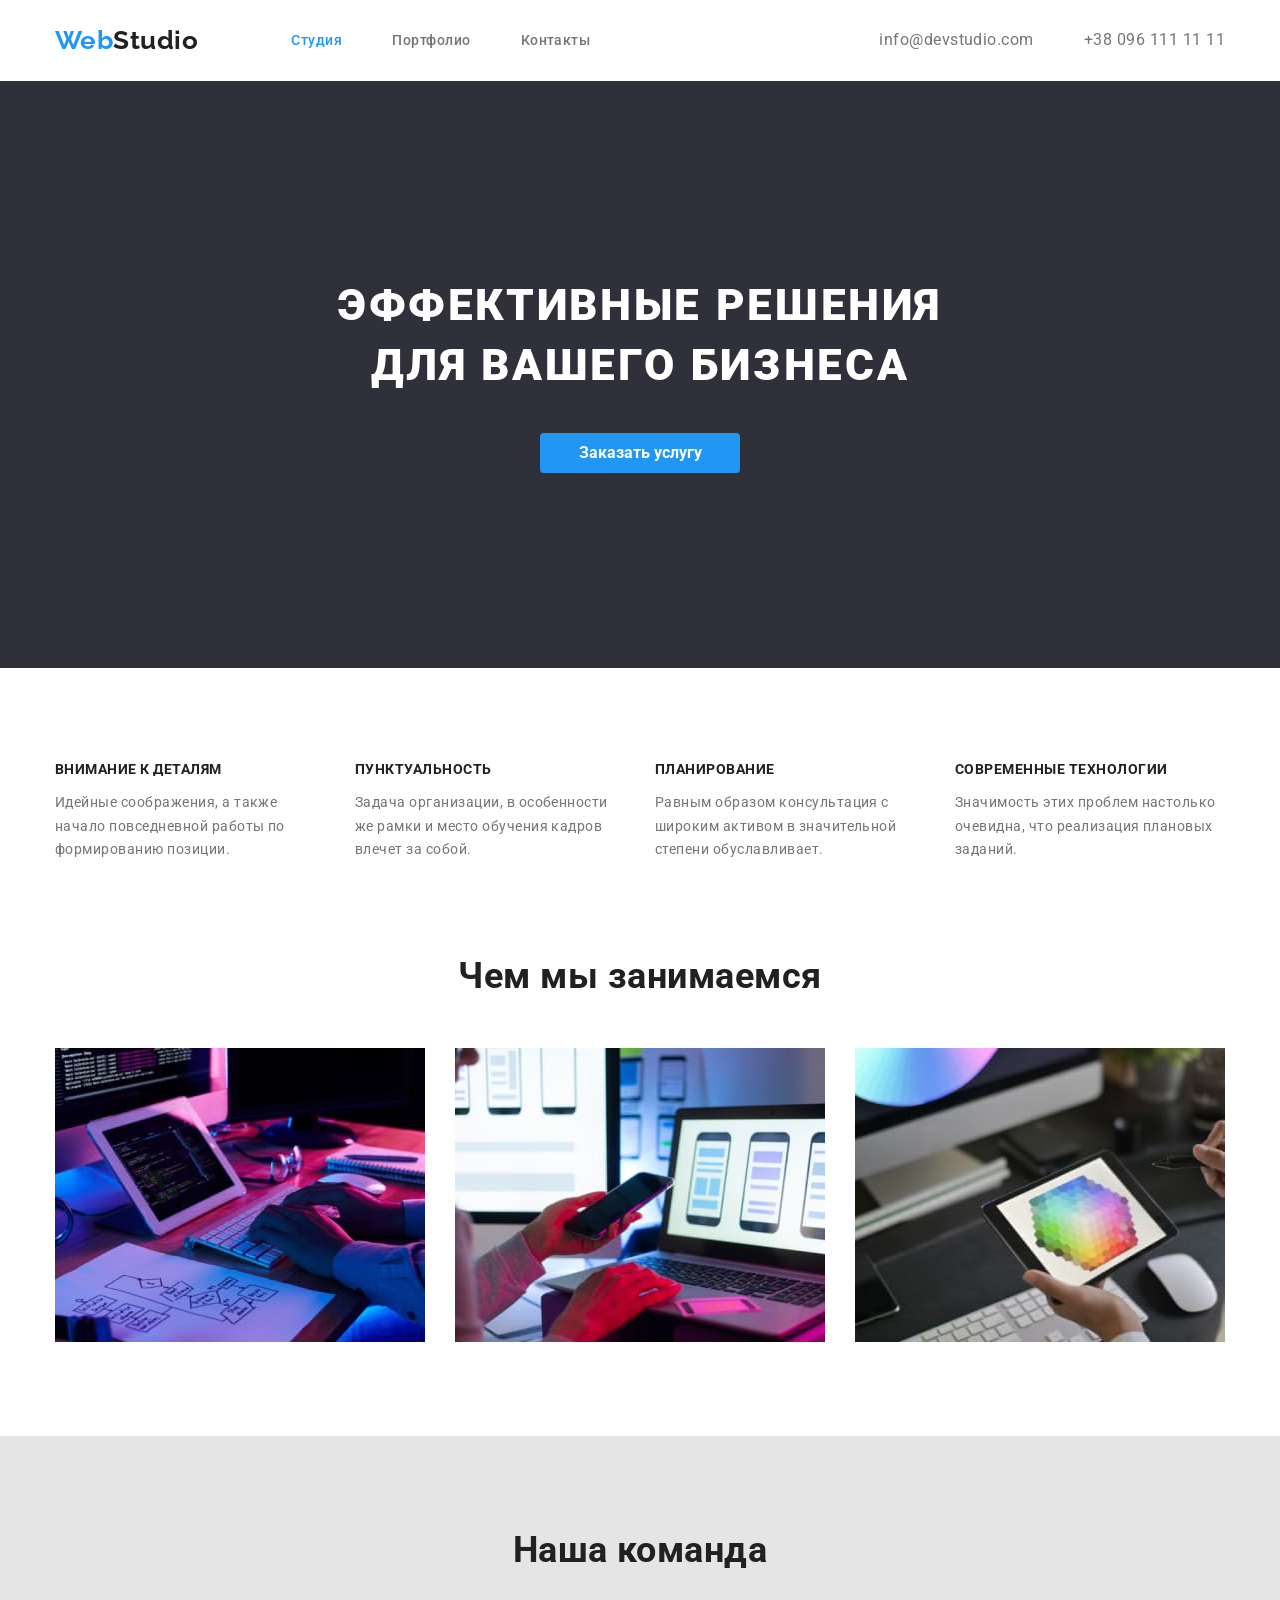
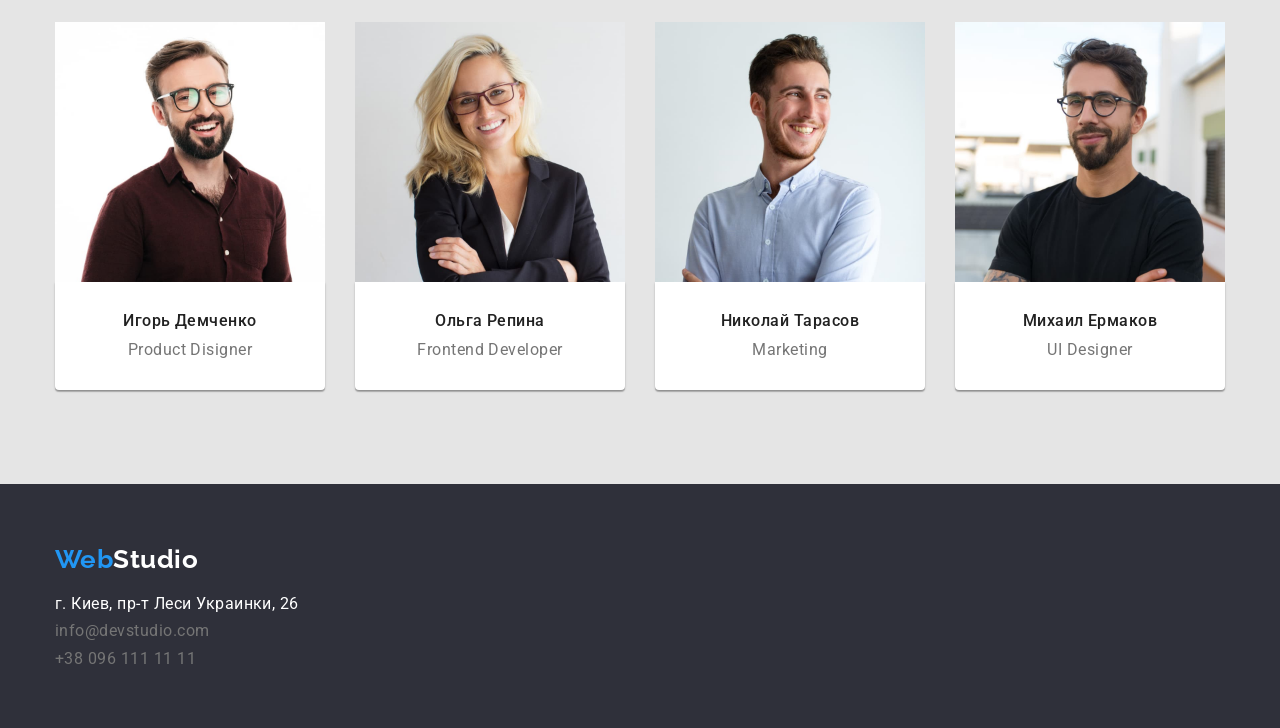
<file: index.html>
<!DOCTYPE html>
<html lang="en">
  <head>
    <meta charset="UTF-8" />
    <meta http-equiv="X-UA-Compatible" content="IE=edge" />
    <meta name="viewport" content="width=device-width, initial-scale=1.0" />
    <title>Document</title>
    <link
      href="https://fonts.googleapis.com/css2?family=Raleway:wght@700;900&family=Roboto:wght@400;500;700&display=swap"
      rel="stylesheet"
    />
    <link
      rel="stylesheet"
      href="https://cdnjs.cloudflare.com/ajax/libs/modern-normalize/1.1.0/modern-normalize.min.css"
    />
    <link rel="stylesheet" href="./css/styles.css" />
  </head>
  <body>
    <header class="header">
      <div class="container">
        <nav class="navigation">
          <a href="" class="logo">Web<span class="header-accent">Studio</span></a>

          <ul class="site-nav">
            <li class="item"><a href="/index.html" class="link curren">Студия</a></li>
            <li class="item"><a href="./portfolio.html" class="link">Портфолио</a></li>
            <li class="item"><a href="" class="link">Контакты</a></li>
          </ul>
        </nav>
        <ul class="contact">
          <li class="item"><a href="" class="link">info@devstudio.com</a></li>
          <li class="item"><a href="" class="link">+38 096 111 11 11</a></li>
        </ul>
      </div>
    </header>
    <!--Вложен тег Div для будущего баннера-->
    <main>
      <section class="hero section">
        <div class="container">
          <h1 class="hero-title">
            <!--тег br, переносит последующие слова ниже -->
            ЭФФЕКТИВНЫЕ РЕШЕНИЯ <br />
            ДЛЯ ВАШЕГО БИЗНЕСА
          </h1>
          <button type="button" class="pramary button">Заказать услугу</button>
        </div>
      </section>

      <section class="section feature">
        <div class="container">
          <!-- <h2 class="section-title">Наш подход</h2> -->
          <ul class="feature-list">
            <li class="item">
              <h3 class="title">Внимание к деталям</h3>
              <p class="text">
                Идейные соображения, а также начало повседневной работы по формированию позиции.
              </p>
            </li>
            <li class="item">
              <h3 class="title">Пунктуальность</h3>
              <p class="text">
                Задача организации, в особенности же рамки и место обучения кадров влечет за собой.
              </p>
            </li>
            <li class="item">
              <h3 class="title">Планирование</h3>
              <p class="text">
                Равным образом консультация с широким активом в значительной степени обуславливает.
              </p>
            </li>
            <li class="item">
              <h3 class="title">Современные технологии</h3>
              <p class="text">
                Значимость этих проблем настолько очевидна, что реализация плановых заданий.
              </p>
            </li>
          </ul>
        </div>
      </section>

      <section class="section-imege">
        <div class="container">
          <h2 class="section-title">Чем мы занимаемся</h2>

          <ul class="jobs-image">
            <li class="item">
              <img src="./img/text.jpg" alt="набор текста" width="370" />
            </li>
            <li class="item">
              <img src="./img/mobi.jpg" alt="мобильное приложение" width="370" />
            </li>
            <li class="item">
              <img src="./img/plant.jpg" alt="оптимизация под планшеты" width="370" />
            </li>
          </ul>
        </div>
      </section>

      <section class="section-team">
        <div class="container">
          <h2 class="section-title">Наша команда</h2>

          <ul class="team">
            <li class="title">
              <img src="./img/demchenko.jpg" alt=" Igor Demchenko" width="270" height="260" />
              <div class="card-team">
                <h3 class="com">Игорь Демченко</h3>
                <p class="com-title">Product Disigner</p>
              </div>
            </li>
            <li class="title">
              <img src="./img/repina.jpg" alt="Olga Repina" width="270" height="260" />
              <div class="card-team">
                <h3 class="com">Ольга Репина</h3>
                <p class="com-title">Frontend Developer</p>
              </div>
            </li>
            <li class="title">
              <img src="./img/tarasov.jpg" alt="Nikolay Tarasov" width="270" height="260" />
              <div class="card-team">
                <h3 class="com">Николай Тарасов</h3>
                <p class="com-title">Marketing</p>
              </div>
            </li>
            <li class="title">
              <img src="./img/ermakov.jpg" alt="Mihail Ermakov" width="270" height="260" />
              <div class="card-team">
                <h3 class="com">Михаил Ермаков</h3>
                <p class="com-title">UI Designer</p>
              </div>
            </li>
          </ul>
        </div>
      </section>
    </main>
    <footer class="section-footer">
      <div class="container">
        <a href="" class="logo">Web<span class="footer-accent">Studio</span> </a>
        <adress>
          <p class="city">г. Киев, пр-т Леси Украинки, 26</p>
          <ul class="contact-fut">
            <li class="link"><a href="" class="link footer">info@devstudio.com</a></li>
            <li><a href="" class="link">+38 096 111 11 11</a></li>
          </ul>
        </adress>
      </div>
    </footer>
  </body>
</html>
</file>
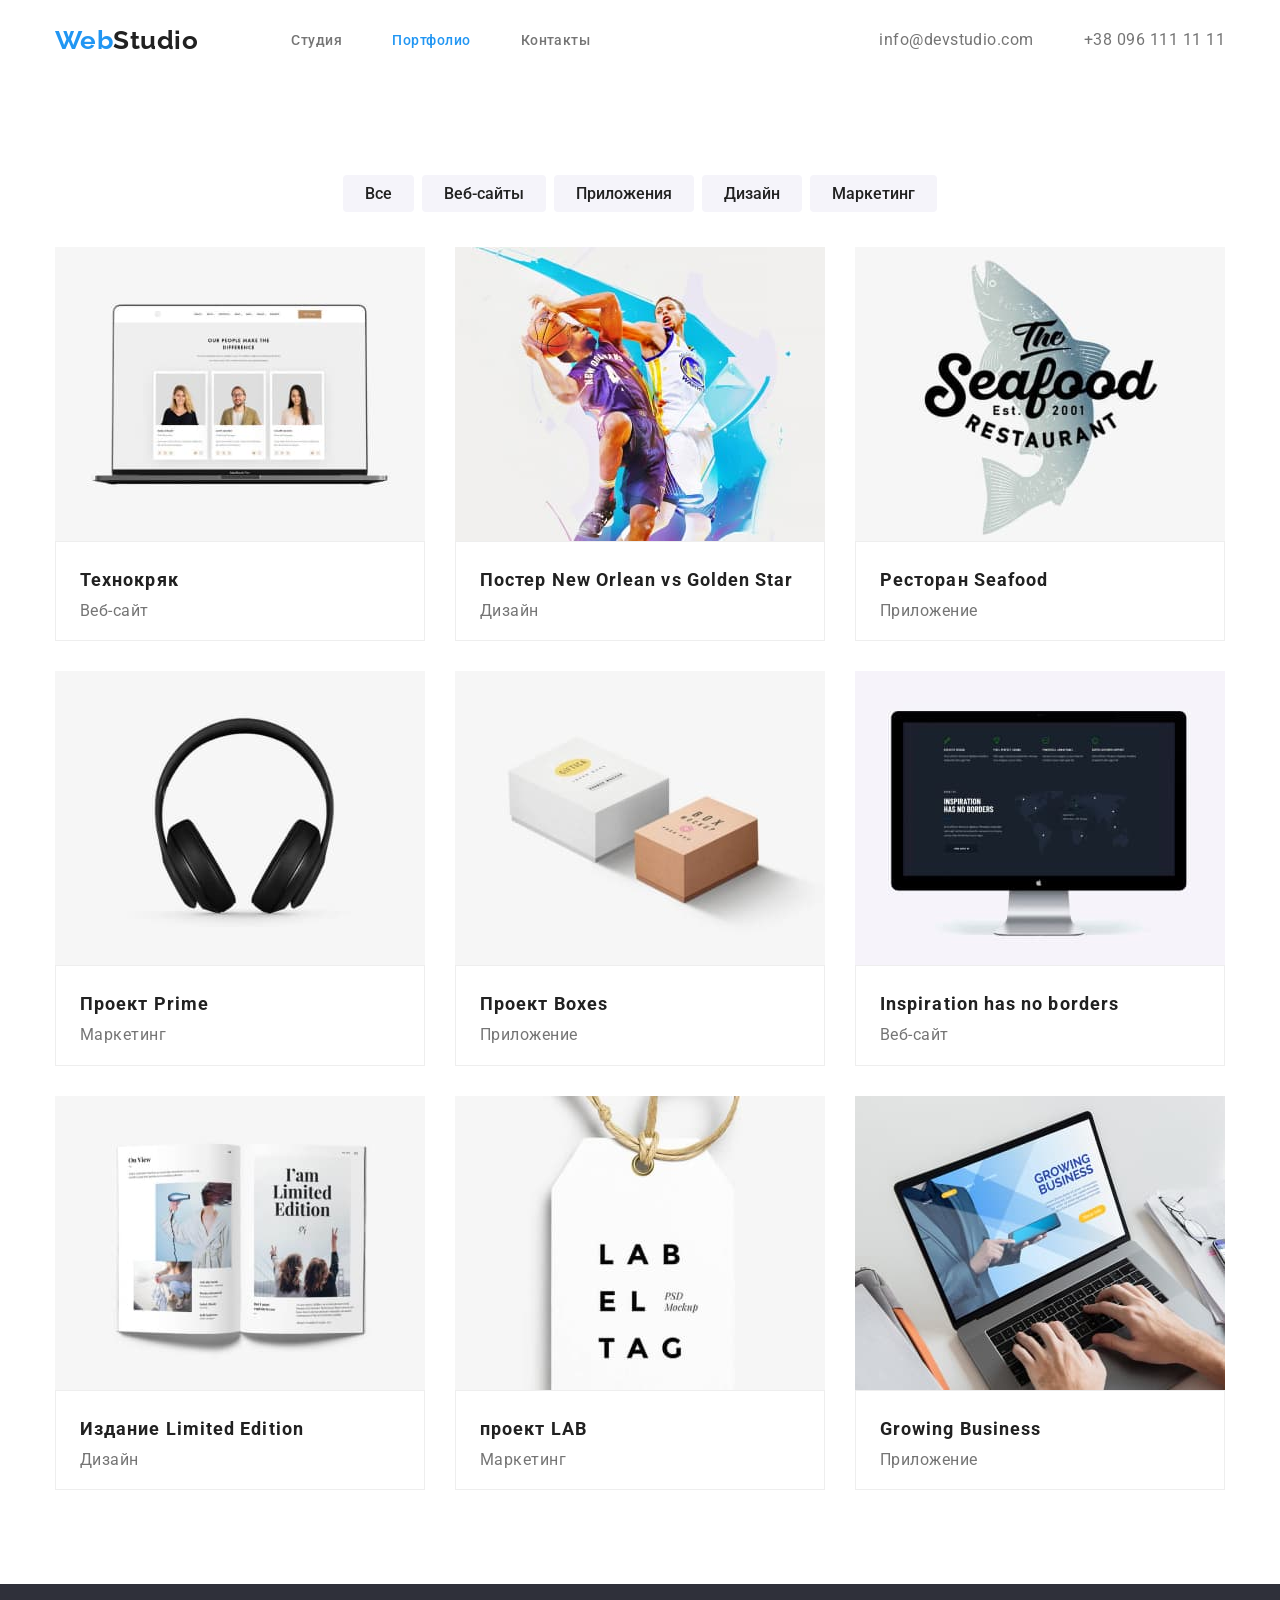
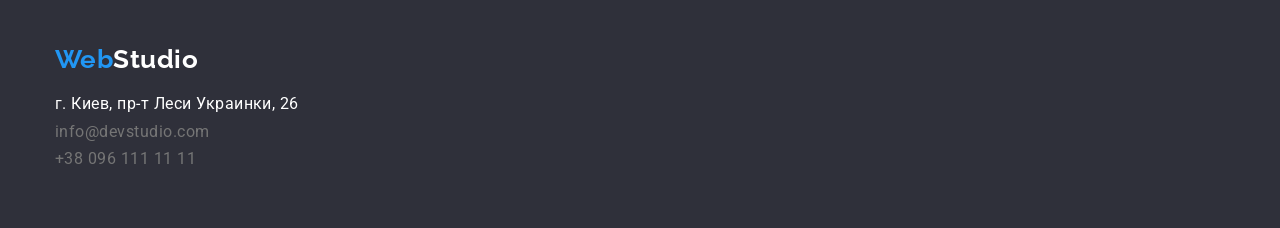
<file: portfolio.html>
<!DOCTYPE html>
<html lang="en">
  <head>
    <meta charset="UTF-8" />
    <meta http-equiv="X-UA-Compatible" content="IE=edge" />
    <meta name="viewport" content="width=device-width, initial-scale=1.0" />
    <title>Document</title>
    <link
      href="https://fonts.googleapis.com/css2?family=Raleway:wght@700;900&family=Roboto:wght@400;500;700&display=swap"
      rel="stylesheet"
    />

    <link
      rel="stylesheet"
      href="https://cdnjs.cloudflare.com/ajax/libs/modern-normalize/1.1.0/modern-normalize.min.css"
    />

    <link rel="stylesheet" href="./css/styles.css" />
  </head>
  <body>
    <!--Portfolio-->
    <header class="header">
      <div class="container">
        <nav class="navigation">
          <a href="" class="logo">Web<span class="header-accent">Studio</span></a>

          <ul class="site-nav">
            <li class="item"><a href="/index.html" class="link">Студия</a></li>
            <li class="item"><a href="./portfolio.html" class="link curren">Портфолио</a></li>
            <li class="item"><a href="" class="link">Контакты</a></li>
          </ul>
        </nav>
        <ul class="contact">
          <li class="item"><a href="" class="link">info@devstudio.com</a></li>
          <li class="item"><a href="" class="link">+38 096 111 11 11</a></li>
        </ul>
      </div>
    </header>
    <main>
      <section class="portfolio section">
        <div class="container">
          <ul class="content">
            <div class="navi-button">
            <li class="item">
              <button type="button" class="button">Все</button>
              </div>
            </li>
            <li class="item">
              <button type="button" class="button">Веб-сайты</button>
            </li>
            <li class="item">
              <button type="button" class="button">Приложения</button>
            </li>
            <li class="item">
              <button type="button" class="button">Дизайн</button>
            </li>
            <li class="item">
              <button type="button" class="button">Маркетинг</button>
            </li>
          </ul>
          <ul class="card">
            <li class="item">
              <a href="" class="foto">
                <img src="./img/tehnocryac.jpg" alt="tehnocryac" width="370" />
                <div class="thumb">
                  <h3 class="post">Технокряк</h3>
                  <p class="text">Веб-сайт</p>
                </div>
              </a>
            </li>
            <li class="item">
              <a href="" class="foto">
                <img src="./img/neworlean.jpg" alt=" poster" width="370" />
                <div class="thumb">
                  <h3 class="post">Постер New Orlean vs Golden Star</h3>
                  <p class="text">Дизайн</p>
                </div>
              </a>
            </li>
            <li class="item">
              <a href="" class="foto">
                <img src="./img/seafood.jpg" alt="restoran" width="370" />
                <div class="thumb">
                  <h3 class="post">Ресторан Seafood</h3>
                  <p class="text">Приложение</p>
                </div>
              </a>
            </li>
            <li class="item">
              <a href="" class="foto">
                <img src="./img/prime.jpg" alt="prime" width="370" />
                <div class="thumb">
                  <h3 class="post">Проект Prime</h3>
                  <p class="text">Маркетинг</p>
                </div>
              </a>
            </li>
            <li class="item">
              <a href="" class="foto">
                <img src="./img/boxes.jpg" alt="boxes" width="370" />
                <div class="thumb">
                  <h3 class="post">Проект Boxes</h3>
                  <p class="text">Приложение</p>
                </div>
              </a>
            </li>
            <li class="item">
              <a href="" class="foto">
                <img src="./img/borders.jpg" alt="borders" width="370" />
                <div class="thumb">
                  <h3 class="post">Inspiration has no borders</h3>
                  <p class="text">Веб-сайт</p>
                </div>
              </a>
            </li>
            <li class="item">
              <a href="" class="foto">
                <img src="./img/limited.jpg" alt="limited" width="370" />
                <div class="thumb">
                  <h3 class="post">Издание Limited Edition</h3>
                  <p class="text">Дизайн</p>
                </div>
              </a>
            </li>
            <li class="item">
              <a href="" class="foto">
                <img src="./img/lab.jpg" alt="lab" width="370" />
                <div class="thumb">
                  <h3 class="post">проект LAB</h3>
                  <p class="text">Маркетинг</p>
                </div>
              </a>
            </li>

            <li class="item">
              <a href="" class="foto">
                <img src="./img/business.jpg" alt="business" width="370" />
                <div class="thumb">
                  <h3 class="post">Growing Business</h3>
                  <p class="text">Приложение</p>
                </div>
              </a>
            </li>
          </ul>
        </div>
      </section>
    </main>
    <footer class="section-footer">
      <div class="container">
        <a href="" class="logo">Web<span class="footer-accent">Studio</span> </a>
        <adress>
          <p class="city">г. Киев, пр-т Леси Украинки, 26</p>
          <ul class="contact-fut">
            <li class="link"><a href="" class="link footer">info@devstudio.com</a></li>
            <li><a href="" class="link">+38 096 111 11 11</a></li>
          </ul>
        </adress>
      </div>
    </footer>
  </body>
</html>
</file>
<file: css/styles.css>
/* цвет основного текста #757575 */
/* вторичный цвет текста #212121 */
/* белый #ffffff */
/* акцент #2196F3 */
/* основной цвет фона #E5E5E5 */
/* вторичный цвет фона #2F303A */
/* root - это кастомные свойства или css переменные
которые позволяют менять вна странице цвета и так далее */
:root {
  --primary-text-color: #757575;
  --title-text-color: #212121;
  --accent-color: #2196f3;
  --background-color: #ffffff;
  --primary-color: #2f303a;
  --section-teame: #e5e5e5;
}

body {
  background-color: var(--background-color);
  color: var(--primary-text-color);

  font-family: Roboto, sans-serif;
  font-style: normal;
  font-weight: normal;
  letter-spacing: 0.03em;
  /* margin: 0; */
}

*,
*::before,
*::after {
  box-sizing: border-box;
}

/* Решта коду */

ul {
  margin: 0;
  list-style: none;
  padding: 0;
}
li {
  margin: 0;
  padding: 0;
}

a {
  text-decoration: none;
}

h1,
h2,
h3,
p,
ul {
  margin: 0;
}

img,
svg {
  display: block;
  max-width: 100%;
  height: auto;
}

.container {
  width: 1200px;

  margin-left: auto;
  margin-right: auto;
  padding-left: 15px;
  padding-right: 15px;
}

.section,
.section-team {
  padding-top: 94px;
  padding-bottom: 94px;
}

.section-team {
  background-color: var(--section-teame);
}
.section-footer {
  background-color: var(--primary-color);

  padding-top: 60px;
  padding-bottom: 60px;
}

.logo {
  color: var(--accent-color);

  font-family: Raleway, sans-serif;
  font-weight: 700;
  font-size: 26px;
  line-height: 1.2;
}

.logo .header-accent {
  color: var(--title-text-color);
}

.section-footer,
.logo .footer-accent {
  color: var(--background-color);
}

.button {
  background-color: #f5f4fa;

  padding: 6px 22px;

  color: var(--title-text-color);
  cursor: pointer;

  font-weight: 500;
  font-size: 16px;
  line-height: 1.6;

  border: none;
  border-radius: 4px;
}

.button:hover,
.button:focus {
  background-color: var(--accent-color);
  color: var(--background-color);
}

.navi-button {
  height: 38px;
  margin-right: 8px;
}

.section-title,
.title {
  color: var(--title-text-color);

  font-weight: 700;
  font-size: 36px;
  line-height: 1.16;

  text-align: center;

  margin-bottom: 50px;
}

/* header */

/* NAVIGATION */
.navigation,
.contact .item {
  display: flex;

  align-items: center;
}
.site-nav {
  display: flex;
}

.navigation .logo {
  margin-right: 93px;
}

.site-nav .item:last-child {
  margin-right: 0;
}

.site-nav .item {
  display: block;
  padding-top: 32px;
  padding-bottom: 32px;

  color: var(--title-text-color);

  font-weight: 500;
  font-size: 14px;
  line-height: 1.2;
}

.site-nav .item + .item {
  margin-left: 50px;
}

.header .contact:hover,
.header .contact:focus {
  color: var(--accent-color);
}

.contact .item + .item {
  margin-left: 50px;
}
/* если прописатьпросто list и вставлять его в те места где нужно убрать точки */

.site-nav .link:hover,
.site-nav .link:focus {
  color: var(--accent-color);
}
.site-nav .link.curren {
  color: var(--accent-color);
}

/* adress footer vs header */

.link {
  color: var(--primary-text-color);
}

.contact .link:hover,
.contact .link:focus {
  color: var(--accent-color);
}

.contact {
  display: flex;

  margin-left: auto;
}

.header .container {
  display: flex;
}
.contact-header .item + .item {
  margin-left: 50px;
}

/* секция hero */
.hero {
  background-color: var(--primary-color);

  padding-bottom: 195px;
  padding-top: 195px;
}

.hero .container {
  display: flex;
  flex-direction: column;

  align-items: center;
}

.hero-title {
  color: var(--background-color);

  font-weight: 900;
  font-size: 44px;
  line-height: 1.36;
  text-align: center;

  letter-spacing: 0.06em;
}

.pramary {
  cursor: pointer;
  background-color: var(--accent-color);
  color: var(--background-color);
  font-weight: 700;
  font-size: 16px;
  line-height: 1.2;

  padding: 10px 32px;
  width: 200px;
  border-radius: 4px;
  margin-top: 38px;
}

/*feature*/

.feature-list {
  display: flex;

  margin: -15px;
}

.feature-list .item {
  margin: 15px;

  /* outline: 1px solid red; */
  flex-basis: calc(100% / 4 - 30px);
}

.feature-list .title {
  font-weight: 700;
  font-size: 14px;
  line-height: 1.14;
  text-transform: uppercase;

  margin-bottom: 13px;

  text-align: start;
}

.feature-list .text {
  font-size: 14px;
  line-height: 1.71;
  font-weight: 400;
}
/* section jobs */

.section-image {
  padding-top: 0px;
  padding-bottom: 94px;
}

.jobs-image {
  display: flex;
}

.jobs-image .item + .item {
  margin-left: 30px;
}

.section-imege {
  padding-bottom: 94px;
}
/* team */
.team {
  display: flex;

  margin: -15px;
}

.team .title {
  margin: 15px;

  flex-basis: calc(100% / 4 - 30px);
}

.com,
.com-title {
  font-size: 16px;
  line-height: 1.18;
  text-align: center;
}

.card-team .com {
  color: var(--title-text-color);

  font-weight: 500;

  margin-bottom: 10px;
}

.card-team {
  background-color: var(--background-color);

  padding-top: 30px;
  padding-bottom: 30px;

  box-shadow: 0px 1px 3px rgba(0, 0, 0, 0.12), 0px 1px 1px rgba(0, 0, 0, 0.14),
    0px 2px 1px rgba(0, 0, 0, 0.2);
  border-radius: 0px 0px 4px 4px;
}

/* outline: 1px solid red; */

.card-team .com-title {
  color: var(--primary-text-color);

  font-weight: normal;
  font-family: Roboto;
  font-size: 16px;
  line-height: 1.18;
  /* outline: 1px solid red; */
}

/* FOOTER */

.contact-fut .link:hover,
.contact-fut .link:focus {
  color: var(--accent-color);
}

.city {
  color: var(--background-color);

  margin-top: 20px;
  margin-bottom: 9px;
}

.link-footer {
  color: var(--primary-text-color);
}

.contact-fut .link {
  margin-bottom: 9px;
}
/*  ПОРТФОЛИО */
.text {
  color: var(--primary-text-color);
}

.content {
  display: flex;
}
.content {
  margin-bottom: 34px;

  justify-content: center;
}

.content .item + .item {
  margin-left: 8px;
}

.card {
  display: flex;
  flex-wrap: wrap;

  /* outline: 1px solid red; */
  margin: -15px;
}

.card .item {
  /* outline: 1px solid red; */
  flex-basis: calc(100% / 3 - 30px);
  margin: 15px;
}

.foto .post {
  color: var(--title-text-color);

  font-weight: 700;
  font-size: 18px;
  line-height: 2;
  letter-spacing: 0.06em;

  margin-bottom: 4px;
}

.thumb {
  padding: 20px 24px;
  border: 1px solid #eeeeee;
}

.post .text {
  font-size: 16px;
  line-height: 1.87;
}
</file>
